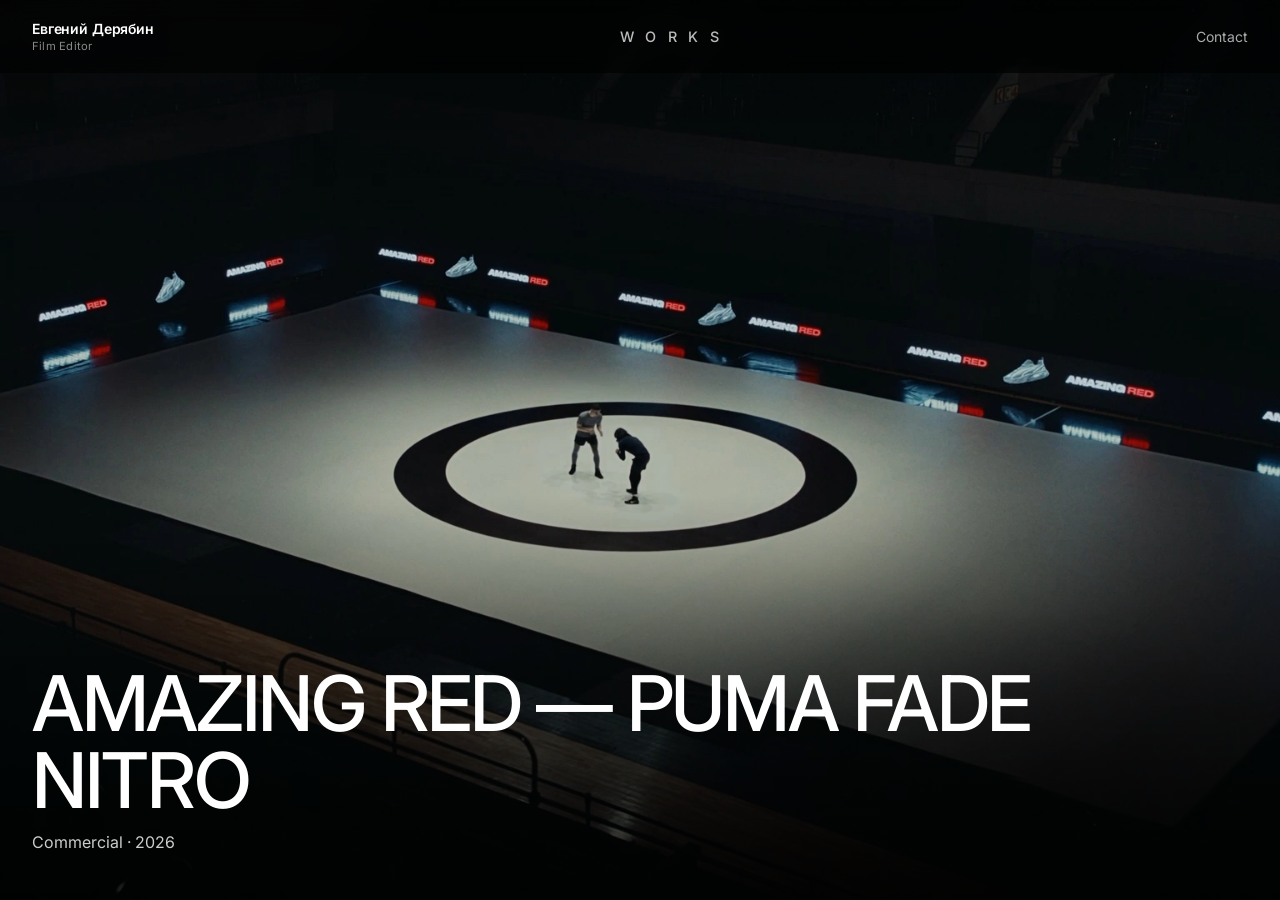
<file: index.html>
<!DOCTYPE html>
<html lang="ru">
<head>
  <meta charset="UTF-8"/>
  <meta name="viewport" content="width=device-width, initial-scale=1.0"/>
  <title>Евгений Дерябин — Film Editor</title>
  <meta name="description" content="Режиссёр монтажа. Реклама, документалистика, игровое кино, музыкальные клипы."/>
  <link href="https://fonts.googleapis.com/css2?family=Inter:wght@400;500;600&display=swap" rel="stylesheet">
  <link rel="stylesheet" href="style.css"/>
</head>
<body>

  <!-- ===== ШАПКА ===== -->
  <header>
    <a href="#" class="logo" id="home-link">
      Евгений Дерябин<small>Film Editor</small>
    </a>
    <nav class="tabs">
      <button class="tab" id="works-tab">WORKS</button>
    </nav>
    <a href="#contact" class="contact-link" id="contact-link">Contact</a>
  </header>

  <main>

    <!-- ===== ГЛАВНАЯ (HERO) ===== -->
    <section class="view view-hero active" id="view-hero">
      <button class="hero-stage" id="hero-stage" aria-label="Открыть проект">
        <img id="hero-img"        class="hero-img-desktop" src="" alt=""/>
        <img id="hero-img-mobile" class="hero-img-mobile"  src="" alt=""/>
        <div class="hero-caption">
          <h1 id="hero-title"></h1>
          <p id="hero-meta"></p>
        </div>
      </button>
    </section>

    <!-- ===== СТРАНИЦА WORKS ===== -->
    <section class="view view-works" id="view-works">

      <!-- ====== РЯД: COMMERCIALS ====== -->
      <div class="reel" id="reel-commercial">
        <h2 class="reel-title">Commercials</h2>

        <div class="strip">


             <button class="thumb"
                  data-genre="commercial"
                  data-kid="b8dtNccgRLbYLPUT4str5Q"
                  data-title="AMAZING RED — PUMA CLASSIC"
                  data-meta="Commercial · 2026"
                  data-img-mobile="assets/posters-mobile/AR_PUMA_CLASSIC_9x16.webp">
            <img src="assets/posters/AR_PUMA_CLASSIC.webp" alt=""/>
            <span class="thumb-label">
              <strong>AMAZING RED — PUMA CLASSIC</strong><br/>
              <em>Commercial · 2026</em>
            </span>
          </button>


          <button class="thumb"
                  data-genre="commercial"
                  data-kid="nqwdRyvhLDgWe8nSFdbTAa"
                  data-title="AMAZING RED x BetBoom Team"
                  data-meta="Commercial · 2026"
                  data-img-mobile="assets/posters-mobile/ARxOZIO - BetBOOM_V_1.webp">
            <img src="assets/posters/ARxOZIO_BetBOOM.webp" alt="Work 1" class="desktop-image">
            <span class="thumb-label">
              <strong>AMAZING RED x BetBoom Team</strong><br/>
              <em>Commercial · 2026</em>
            </span>
          </button>


          <button class="thumb"
                  data-genre="commercial"
                  data-kid="br7ww1u9nxoaxU115jJ3B8"
                  data-title="AMAZING RED — RAREMOD"
                  data-meta="Commercial · 2026"
                  data-img-mobile="assets/posters-mobile/AR_RAREMOD_2_9x16.webp">
            <img src="assets/posters/AR_RAREMOD_2.webp" alt=""/>
            <span class="thumb-label">
              <strong>AMAZING RED — RAREMOD</strong><br/>
              <em>Commercial · 2026</em>
            </span>
          </button>

          
           <button class="thumb"
                  data-genre="commercial"
                  data-kid="k2VrGaJmFybCcjXkRYa8UV"
                  data-title="AMAZING RED — PUMA FADE NITRO"
                  data-meta="Commercial · 2026"
                  data-img-mobile="assets/posters-mobile/FADE_NITRO_V_1.webp">
            <img src="assets/posters/ARxOZIOxFADE_NITRO_1.webp" alt=""/>
            <span class="thumb-label">
              <strong>AMAZING RED — PUMA FADE NITRO</strong><br/>
              <em>Commercial · 2026</em>
            </span>
          </button>

        </div>

      </div>

      <!-- ====== РЯД: DOCUMENTARY ====== -->
      <div class="reel" id="reel-doc">
        <h2 class="reel-title">Documentary</h2>

        <div class="strip">

          <button class="thumb"
                  data-genre="doc"
                  data-kid="oVFPMuGCPP9yjT3HmVxnFJ"
                  data-title="Последний сезон"
                  data-meta="Documentary · 2025"
                  data-img-mobile="assets/posters-mobile/LS_V_1.webp">
            <img src="assets/posters/LSH.webp" alt=""/>
            <span class="thumb-label">
              <strong>Последний сезон</strong><br/>
              <em>Documentary · 2025</em>
            </span>
          </button>

          <button class="thumb"
                  data-genre="doc"
                  data-kid="eyZea8Cji9j75VaCVnuBPb"
                  data-title="Гонимые ветром. Северные курилы"
                  data-meta="Documentary · 2026"
                  data-img-mobile="assets/posters-mobile/KITE_V_3.webp">
            <img src="assets/posters/KITE_KURILS_1.webp" alt=""/>
            <span class="thumb-label">
              <strong>Гонимые ветром. Северные курилы</strong><br/>
              <em>Documentary · 2026</em>
            </span>
          </button>

        </div>

      </div>

      <!-- ====== РЯД: FILM ====== -->
      <div class="reel" id="reel-film">
        <h2 class="reel-title">Film</h2>

        <div class="strip">

          <button class="thumb"
                  data-genre="film"
                  data-kid="mtN2HgVNwgf5D84Md1mvJu"
                  data-title="Глазами младенца"
                  data-meta="Mini-serial · 2025"
                  data-img-mobile="assets/posters-mobile/GM_V_1.webp">
            <img src="assets/posters/GLAZAMI_MLADENCA_1.webp" alt=""/>
            <span class="thumb-label">
              <strong>Глазами младенца</strong><br/>
              <em>Mini-serial · 2025</em>
            </span>
          </button>

          <button class="thumb"
                  data-genre="film"
                  data-kid="ogw9y4DT3xG6JJhTafdrfG"
                  data-title="Только ветер гудит в проводах..."
                  data-meta="Short Film · 2023"
                  data-img-mobile="assets/posters-mobile/ONLY_WIND_V_2.webp">
            <img src="assets/posters/ONLY_WIND_3.webp" alt=""/>
            <span class="thumb-label">
              <strong>Только ветер гудит в проводах...</strong><br/>
              <em>Short Film · 2023</em>
            </span>
          </button>

        </div>
      </div>

      <!-- ====== РЯД: MUSIC VIDEOS ====== -->
      <div class="reel" id="reel-music">
        <h2 class="reel-title">Music Videos</h2>

        <div class="strip">

          <button class="thumb"
                  data-genre="music"
                  data-kid="mhGrARvPCQA2XtF58tf5qq"
                  data-title="Диктофон — ТэЖэ"
                  data-meta="Music Video · 2024"
                  data-img-mobile="assets/posters-mobile/TZH_V_1.webp">
            <img src="assets/posters/TeZHe_1.webp" alt=""/>
            <span class="thumb-label">
              <strong>Диктофон — ТэЖэ</strong><br/>
              <em>Music Video · 2024</em>
            </span>
          </button>

          <button class="thumb"
                  data-genre="music"
                  data-kid="tp16EhuVUdsgks79ANgfry"
                  data-title="ROFMAN - Южная Ночь"
                  data-meta="Music Video · 2024">
            <img src="assets/posters/YN_2.webp" alt=""/>
            <span class="thumb-label">
              <strong>ROFMAN - Южная Ночь</strong><br/>
              <em>Music Video · 2024</em>
            </span>
          </button>

          <button class="thumb"
                  data-genre="music"
                  data-kid="6wMTfmHBmrV52TkoDyh3Ad"
                  data-title="Диктофон — Начало рабочего дня"
                  data-meta="Music Video · 2025"
                  data-hero-exclude="true">
            <img src="assets/posters/NRD_2.webp" alt=""/>
            <span class="thumb-label">
              <strong>Диктофон — Начало рабочего дня</strong><br/>
              <em>Music Video · 2025</em>
            </span>
          </button>

          <button class="thumb"
                  data-genre="music"
                  data-kid="mFULmXFPWLecF9g2HhicSd"
                  data-title="Южный Север - Кленовый лист"
                  data-meta="Music Video · 2022"
                  data-hero-exclude="true">
            <img src="assets/posters/KL_2.webp" alt=""/>
            <span class="thumb-label">
              <strong>Южный Север - Кленовый лист</strong><br/>
              <em>Music Video · 2022</em>
            </span>
          </button>

        </div>

      </div>

      <!-- ====== ОБЩИЙ ПЛЕЕР ====== -->
       <div class="player" id="global-player">
        <div class="player-note" id="player-note"></div>
        <div class="player-frame" id="player-main">
          <div class="player-placeholder">Выберите проект выше ↑</div>
        </div>
      </div>

    </section>

  </main>

  <!-- ===== ФУТЕР ===== -->
  <footer id="contact">
    <div class="about">
      <p>
        Режиссёр монтажа. Работаю с рекламой, документальным и игровым кино, музыкальными клипами.
        По вопросам сотрудничества пишите на почту или в мессенджер:
      </p>
      <a href="mailto:ederabin07@gmail.com" class="email">ederabin07@gmail.com</a>
    </div>
    <div class="socials">
      <a href="https://t.me/ederabin" target="_blank">Telegram</a>
      <a href="https://www.kinopoisk.ru/name/10338328/" target="_blank">Кинопоиск</a>
    </div>
  </footer>

  <script src="script.js"></script>
</body>
</html>
</file>
<file: style.css>
* { margin:0; padding:0; box-sizing:border-box; }

html, body { background:#000; }
body {
  color:#fff;
  font-family:'Inter', -apple-system, BlinkMacSystemFont, sans-serif;
  font-size:14px;
  -webkit-font-smoothing:antialiased;
  min-height:100vh;
}
a { color:inherit; text-decoration:none; }

/* ===== ШАПКА ===== */
header {
  position:fixed; top:0; left:0; right:0; z-index:50;
  display:flex; justify-content:space-between; align-items:center;
  padding:1.25rem 2rem;
  background:rgba(0,0,0,0.55);
  backdrop-filter:blur(14px);
  -webkit-backdrop-filter:blur(14px);
}
.logo { font-weight:600; letter-spacing:-0.01em; }
.logo small {
  display:block; color:#888; font-weight:400;
  font-size:0.7rem; margin-top:0.15rem; letter-spacing:0.02em;
}
.tabs { display:flex; gap:0.4rem; }
.tab {
  background:transparent;
  border:none;
  color:#bbb;
  padding:0.45rem 0.5rem;
  font:inherit;
  font-size:0.9rem;
  font-weight:500;
  letter-spacing:0.8em;
  cursor:pointer;
  display:inline-flex;
  align-items:center;
  gap:0.6rem;
  transition:color 0.25s;
}
.tab::before { content:"["; opacity:0; transition:opacity 0.25s; }
.tab::after  { content:"]"; opacity:0; transition:opacity 0.25s; }
.tab:hover { color:#fff; }
.tab:hover::before,
.tab:hover::after,
.tab.active::before,
.tab.active::after { opacity:1; }
.tab.active { color:#fff; }
.contact-link { color:#aaa; font-size:0.875rem; }
.contact-link:hover { color:#fff; }

/* ===== ПЕРЕКЛЮЧЕНИЕ ВИДОВ ===== */
.view { display:none; }
.view.active { display:block; }

/* ===== HERO (ГЛАВНАЯ) ===== */
.view-hero {
  width:100%;
  height:100vh;        /* fallback */
  height:100dvh;       /* реальная видимая область (учитывает панели Safari) */
}
.hero-stage {
  width:100%; height:100%; position:relative;
  background:#000; border:none; padding:0; cursor:pointer;
  display:block; overflow:hidden;
  font-family:inherit;
}
.hero-stage img {
  width:100%; height:100%; object-fit:cover;
  transition:opacity 0.7s ease;
}
/* мобильная вертикальная картинка — по умолчанию скрыта */
.hero-stage .hero-img-mobile { display:none; }
.hero-stage.swap img { opacity:0; }
.hero-stage::after {
  content:""; position:absolute; inset:0;
  background:linear-gradient(180deg,
    rgba(0,0,0,0.5) 0%,
    transparent 25%,
    transparent 55%,
    rgba(0,0,0,0.85) 100%);
  pointer-events:none;
}
.hero-caption {
  position:absolute; left:2rem; right:2rem; bottom:3rem; z-index:2;
  text-align:left; color:#fff; pointer-events:none;
}
.hero-caption h1 {
  font-size:clamp(2.5rem, 6vw, 5rem);
  font-weight:500; letter-spacing:-0.03em; line-height:1;
}
.hero-caption p {
  margin-top:0.75rem; color:#ccc; font-size:1rem;
}

/* ===== СТРАНИЦА WORKS ===== */
.view-works { padding-top:6rem; padding-bottom:2rem; }

.reel {
  padding:0 0 3rem;
  border-bottom:1px solid #1a1a1a;
  margin-bottom:2rem;
}
.reel:last-child { border-bottom:none; }

.reel-title {
  padding:0 2rem;
  font-size:1.4rem; font-weight:500;
  letter-spacing:-0.01em;
  color:#fff;
  margin-bottom:1rem;
}

/* Полоса миниатюр */
.strip {
  display:flex; gap:1rem;
  overflow-x:auto;
  padding:0.5rem 2rem 1.25rem;
  scrollbar-width:thin; scrollbar-color:#333 transparent;
  align-items:flex-start; /* верхнее выравнивание — обложки в линию */
}
.strip::-webkit-scrollbar { height:6px; }
.strip::-webkit-scrollbar-thumb { background:#333; border-radius:3px; }

.thumb {
  flex:0 0 340px;
  background:none; border:none; padding:0;
  cursor:pointer; text-align:left;
  font-family:inherit;
  transition:transform 0.3s;
  display:flex;
  flex-direction:column;
}
.thumb:hover { transform:translateY(-3px); }
.thumb img {
  width:100%; aspect-ratio:16/9; object-fit:cover;
  border-radius:4px; display:block;
  outline:2px solid transparent;
  transition:outline-color 0.25s;
}
.thumb.active img { outline-color:#fff; }
.thumb-label {
  display:block; margin-top:0.6rem;
  font-size:0.875rem; line-height:1.35; color:#888;
}
.thumb-label strong { color:#fff; font-weight:500; }
.thumb-label em { font-style:normal; color:#888; font-size:0.8rem; }

/* Плеер */
.player { padding:2rem 2rem 1rem; }
.player-frame {
  position:relative; padding-bottom:44.8%; /* уменьшено на 20% от 16:9 */
  height:0;
  background:#0a0a0a; border-radius:6px; overflow:hidden;
  max-width:1120px;
  margin:0 auto;
}
.player-frame iframe {
  position:absolute; top:0; left:0;
  width:100%; height:100%; border:0;
}
.player-placeholder {
  position:absolute; inset:0;
  display:flex; align-items:center; justify-content:center;
  color:#555; font-size:1rem;
}

/* ===== ФУТЕР ===== */
footer {
  padding:5rem 2rem 3rem;
  border-top:1px solid #1a1a1a;
  display:grid; grid-template-columns:1.3fr 1fr; gap:3rem;
  background:#000;
}
.about p {
  font-size:1.05rem; line-height:1.6;
  color:#ccc; max-width:520px;
}
.about .email {
  display:inline-block; margin-top:1.25rem;
  font-size:1.05rem; color:#fff;
  border-bottom:1px solid #444;
  padding-bottom:0.15rem;
}
.about .email:hover { border-color:#fff; }
.socials {
  display:flex; flex-direction:column; gap:0.75rem;
  align-items:flex-end;
}
.socials a {
  font-size:1rem; color:#bbb;
  border-bottom:1px solid transparent;
  padding-bottom:0.1rem;
}
.socials a:hover { color:#fff; border-color:#fff; }

/* Появление рядов при скролле */
.reel {
  opacity:0;
  transform:translateY(40px);
  transition:opacity 0.8s ease, transform 0.8s ease;
}
.reel.visible {
  opacity:1;
  transform:translateY(0);
}

/* Скрыть футер, пока активна главная (Hero) */
#view-hero.active ~ footer,
body:has(#view-hero.active) footer { display:none; }


/* =========================================
   АДАПТИВ: ПЛАНШЕТЫ И НЕБОЛЬШИЕ ЭКРАНЫ
   ========================================= */
@media (max-width:900px) {
  header { padding:1rem; }
  .view-works { padding-top:5rem; }
  .reel-title { padding:0 1rem; font-size:1.2rem; }
  .strip { padding:0.5rem 1rem 1rem; }
  .player { padding:1rem 1rem 0; }
  .thumb { flex:0 0 250px; }
  .hero-caption { left:1.25rem; right:1.25rem; bottom:2rem; }
  footer {
    grid-template-columns:1fr; padding:3rem 1.5rem;
  }
  .socials {
    flex-direction:row; flex-wrap:wrap; gap:1.25rem;
    align-items:flex-start;
  }
}


/* =========================================
   АДАПТИВ: ТЕЛЕФОНЫ (≤ 768px)
   ========================================= */
@media (max-width:768px) {

  /* --- HERO: вертикальная картинка, фикс высоты под Safari --- */
  .view-hero {
    height:100vh;        /* fallback */
    height:100dvh;       /* реальная видимая область */
  }
  .hero-stage .hero-img-desktop { display:none; }
  .hero-stage .hero-img-mobile  {
    display:block;
    width:100%; height:100%;
    object-fit:cover;
  }
  /* подпись фиксируется снизу видимой области и не уезжает */
  .hero-caption {
    left:1.25rem; right:1.25rem;
    bottom:calc(2rem + env(safe-area-inset-bottom));
  }
  .hero-caption h1 {
    font-size:clamp(1.8rem, 7vw, 2.6rem);
  }
  .hero-caption p {
    font-size:0.875rem; margin-top:0.5rem;
  }

  /* --- ШАПКА: меньше шрифты, скрыть Contact на Hero --- */
  header { padding:0.75rem 1rem; }
  .logo { font-size:0.85rem; }
  .logo small { font-size:0.6rem; }
  .tab {
    font-size:0.72rem;
    letter-spacing:0.45em;
    padding:0.35rem 0.4rem;
  }
  .contact-link { font-size:0.78rem; }

  /* На Hero — Contact скрыт; WORKS уходит вправо вместо него */
  body:has(#view-hero.active) .contact-link { display:none; }
  body:has(#view-hero.active) .tabs {
    margin-left:auto; 
  margin-right: 0.05rem; /* отступ от края экрана */
  transform: translateY(-1px); /* тонкая подстройка */
}

  /* На странице Works — кнопка WORKS скрыта; справа стоит Contact */
  body:has(#view-works.active) .tabs { display:none; }
  
  /* --- WORKS: выравнивание обложек --- */
  .thumb { flex:0 0 230px; }
  .thumb img {
    width:100%;
    aspect-ratio:16/9;
    object-fit:cover;
  }
  /* фиксированная высота подписи — обложки больше не сдвигаются */
  .thumb-label {
    min-height:3.2em;
    font-size:0.8rem;
  }
  .thumb-label em { font-size:0.72rem; }

  /* --- ПЛЕЕР: полная ширина, классический 16:9, без скруглений --- */
  .player {
    padding:1.5rem 0 0.5rem;
  }
  .player-frame {
    padding-bottom:56.25%;   /* классический 16:9 */
    max-width:none;
    border-radius:0;
  }

  /* --- ФУТЕР: email ниже, соцсети ближе к нему --- */
  footer {
    gap:0.5rem;
    padding:3rem 1.5rem 3.5rem;
  }
  .about p { font-size:0.95rem; }
  .about .email {
    margin-top:1.75rem;
    font-size:1rem;
  }
  .socials {
    margin-top:0.5rem;
    gap:1.25rem;
  }
  .socials a { font-size:0.95rem; }
}

/* ===== ПОДПИСЬ НАД ПЛЕЕРОМ (полная версия) ===== */
.player-note {
  display:none;                 /* по умолчанию скрыта */
  max-width:1120px;
  margin:0 auto 0.9rem;         /* центрируем по ширине плеера + отступ снизу */
  font-size:0.95rem;
  color:#bbb;
  text-align:center;
}
.player-note a {
  color:#fff;
  border-bottom:1px solid #555;
  padding-bottom:0.1rem;
  transition:border-color 0.25s, color 0.25s;
}
.player-note a:hover {
  border-color:#fff;
}

@media (max-width:768px) {
  .player-note {
    max-width:none;
    margin:0 1rem 0.8rem;
    font-size:0.85rem;
  }
}
</file>
